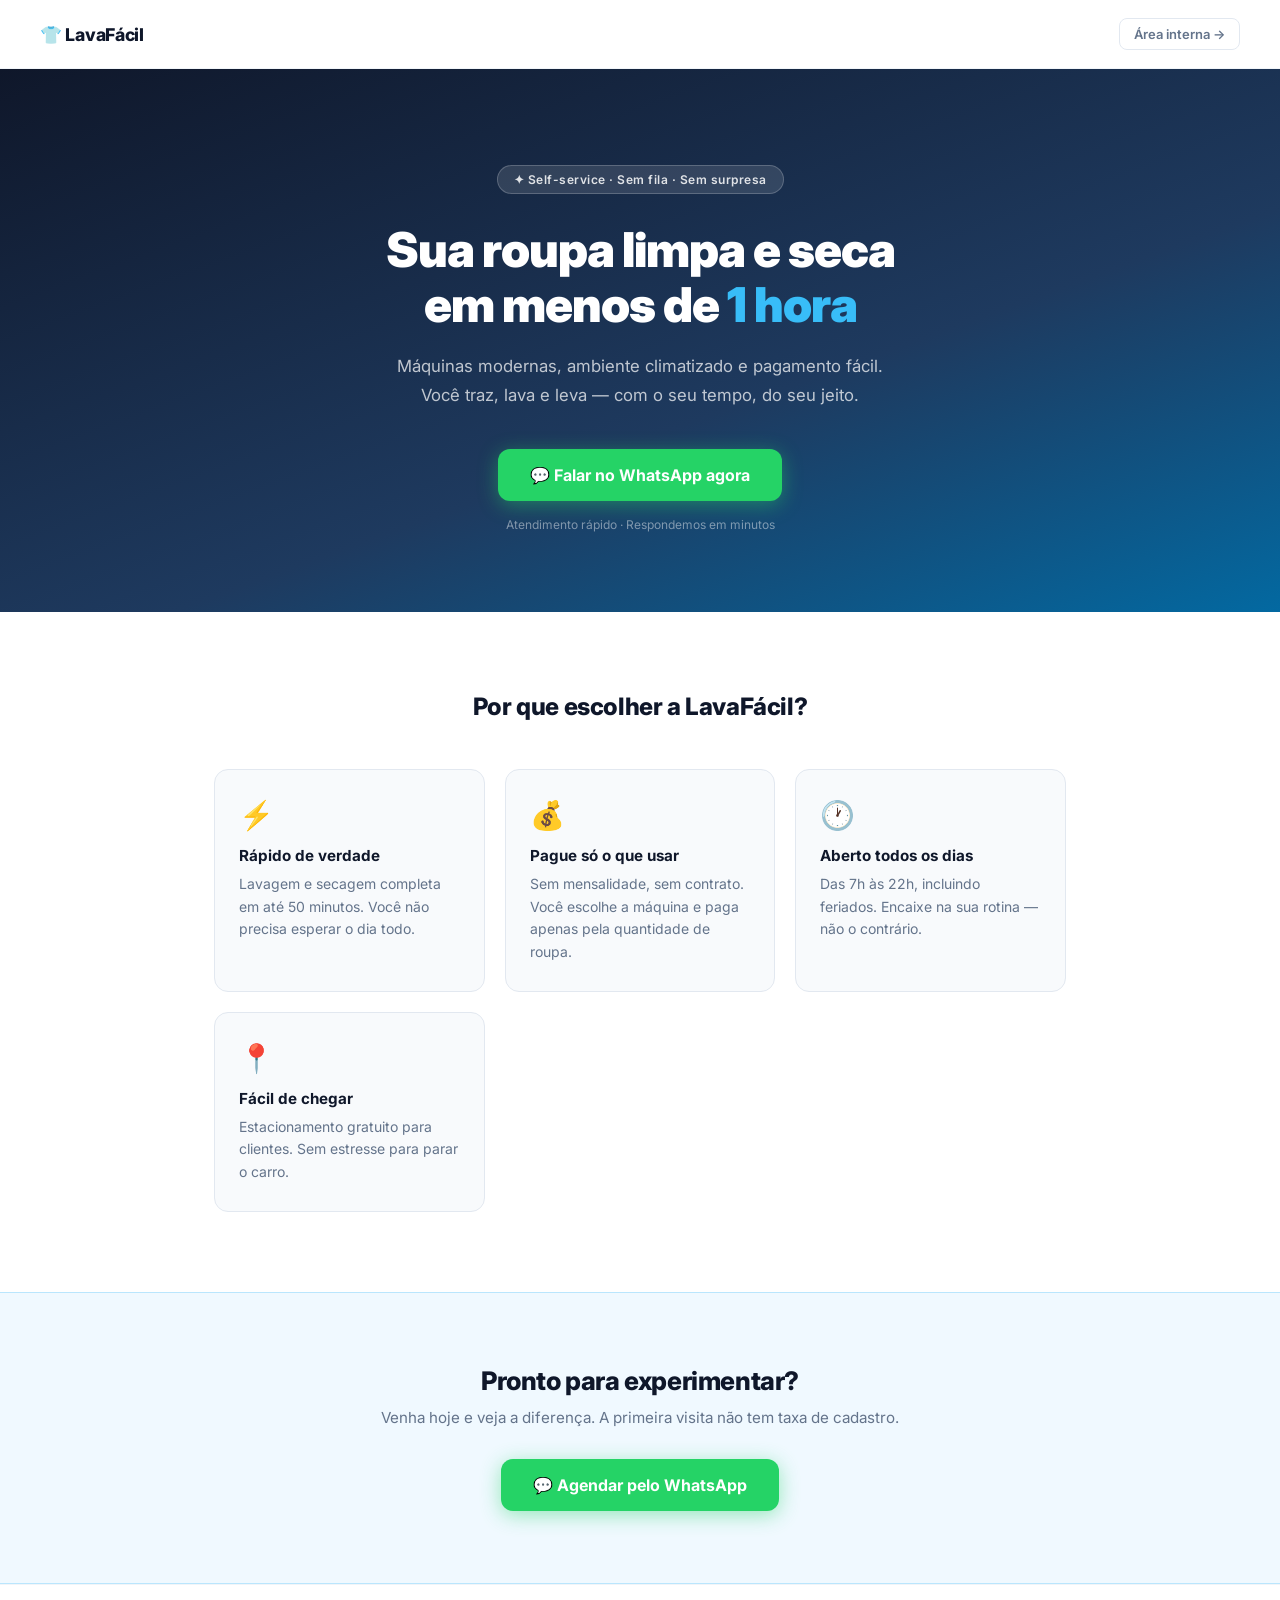
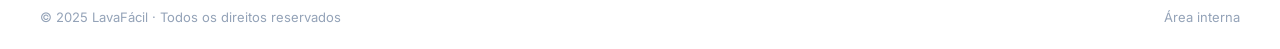
<file: index.html>
<!DOCTYPE html>
<html lang="pt-BR">
<head>
  <meta charset="UTF-8">
  <meta name="viewport" content="width=device-width, initial-scale=1.0">
  <title>Lava Fácil — Lavanderia Self-Service</title>
  <link rel="preconnect" href="https://fonts.googleapis.com">
  <link rel="preconnect" href="https://fonts.gstatic.com" crossorigin>
  <link href="https://fonts.googleapis.com/css2?family=Inter:wght@400;500;600;700;800;900&display=swap" rel="stylesheet">
  <link rel="stylesheet" href="landing.css">
</head>
<body>

  <!-- Barra de navegação -->
  <nav class="navbar">
    <span class="nav-logo">👕 LavaFácil</span>
    <a class="nav-painel" href="painel.html">Área interna →</a>
  </nav>

  <!-- Hero -->
  <section class="hero">
    <div class="hero-conteudo">
      <div class="hero-badge">✦ Self-service · Sem fila · Sem surpresa</div>
      <h1 class="hero-titulo">
        Sua roupa limpa e seca<br>em menos de <span class="destaque">1 hora</span>
      </h1>
      <p class="hero-subtitulo">
        Máquinas modernas, ambiente climatizado e pagamento fácil.
        Você traz, lava e leva — com o seu tempo, do seu jeito.
      </p>
      <a class="btn-hero"
         href="https://wa.me/5511999999999?text=Olá!%20Vi%20o%20site%20e%20quero%20saber%20mais%20sobre%20a%20LavaFácil."
         target="_blank">
        💬 Falar no WhatsApp agora
      </a>
      <p class="hero-aviso">Atendimento rápido · Respondemos em minutos</p>
    </div>
  </section>

  <!-- Benefícios -->
  <section class="beneficios">
    <h2 class="beneficios-titulo">Por que escolher a LavaFácil?</h2>
    <div class="beneficios-grid">

      <div class="card-beneficio">
        <div class="card-icone">⚡</div>
        <h3>Rápido de verdade</h3>
        <p>Lavagem e secagem completa em até 50 minutos. Você não precisa esperar o dia todo.</p>
      </div>

      <div class="card-beneficio">
        <div class="card-icone">💰</div>
        <h3>Pague só o que usar</h3>
        <p>Sem mensalidade, sem contrato. Você escolhe a máquina e paga apenas pela quantidade de roupa.</p>
      </div>

      <div class="card-beneficio">
        <div class="card-icone">🕐</div>
        <h3>Aberto todos os dias</h3>
        <p>Das 7h às 22h, incluindo feriados. Encaixe na sua rotina — não o contrário.</p>
      </div>

      <div class="card-beneficio">
        <div class="card-icone">📍</div>
        <h3>Fácil de chegar</h3>
        <p>Estacionamento gratuito para clientes. Sem estresse para parar o carro.</p>
      </div>

    </div>
  </section>

  <!-- CTA final -->
  <section class="cta-final">
    <h2>Pronto para experimentar?</h2>
    <p>Venha hoje e veja a diferença. A primeira visita não tem taxa de cadastro.</p>
    <a class="btn-hero"
       href="https://wa.me/5511999999999?text=Olá!%20Quero%20agendar%20minha%20primeira%20visita%20na%20LavaFácil."
       target="_blank">
      💬 Agendar pelo WhatsApp
    </a>
  </section>

  <!-- Rodapé -->
  <footer class="footer">
    <span>© 2025 LavaFácil · Todos os direitos reservados</span>
    <a href="painel.html" class="footer-painel">Área interna</a>
  </footer>

</body>
</html>
</file>
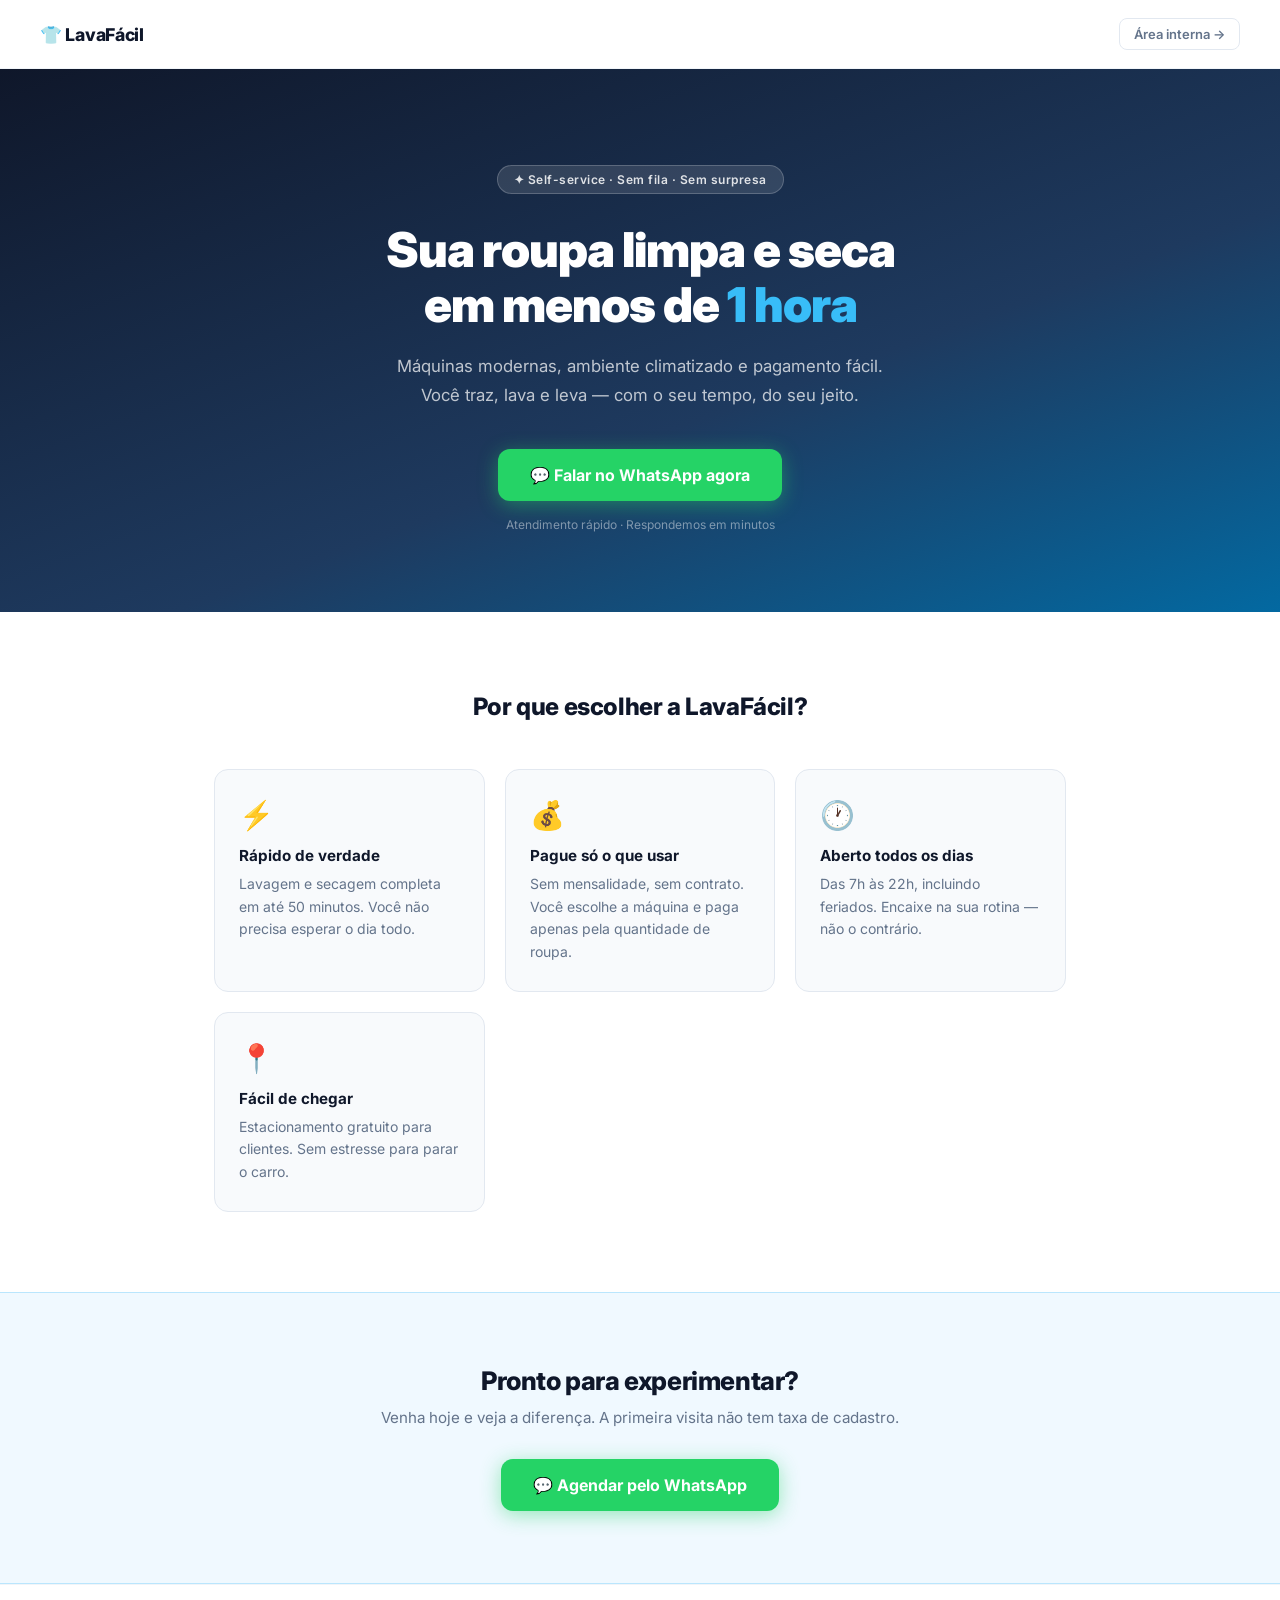
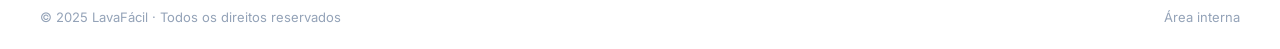
<file: landing.html>
<!DOCTYPE html>
<html lang="pt-BR">
<head>
  <meta charset="UTF-8">
  <meta name="viewport" content="width=device-width, initial-scale=1.0">
  <title>LavaFácil — Lavanderia Self-Service</title>
  <link rel="preconnect" href="https://fonts.googleapis.com">
  <link rel="preconnect" href="https://fonts.gstatic.com" crossorigin>
  <link href="https://fonts.googleapis.com/css2?family=Inter:wght@400;500;600;700;800;900&display=swap" rel="stylesheet">
  <link rel="stylesheet" href="landing.css">
</head>
<body>

  <!-- Barra de navegação -->
  <nav class="navbar">
    <span class="nav-logo">👕 LavaFácil</span>
    <a class="nav-painel" href="index.html">Área interna →</a>
  </nav>

  <!-- Hero -->
  <section class="hero">
    <div class="hero-conteudo">
      <div class="hero-badge">✦ Self-service · Sem fila · Sem surpresa</div>
      <h1 class="hero-titulo">
        Sua roupa limpa e seca<br>em menos de <span class="destaque">1 hora</span>
      </h1>
      <p class="hero-subtitulo">
        Máquinas modernas, ambiente climatizado e pagamento fácil.
        Você traz, lava e leva — com o seu tempo, do seu jeito.
      </p>
      <a class="btn-hero"
         href="https://wa.me/5511999999999?text=Olá!%20Vi%20o%20site%20e%20quero%20saber%20mais%20sobre%20a%20LavaFácil."
         target="_blank">
        💬 Falar no WhatsApp agora
      </a>
      <p class="hero-aviso">Atendimento rápido · Respondemos em minutos</p>
    </div>
  </section>

  <!-- Benefícios -->
  <section class="beneficios">
    <h2 class="beneficios-titulo">Por que escolher a LavaFácil?</h2>
    <div class="beneficios-grid">

      <div class="card-beneficio">
        <div class="card-icone">⚡</div>
        <h3>Rápido de verdade</h3>
        <p>Lavagem e secagem completa em até 50 minutos. Você não precisa esperar o dia todo.</p>
      </div>

      <div class="card-beneficio">
        <div class="card-icone">💰</div>
        <h3>Pague só o que usar</h3>
        <p>Sem mensalidade, sem contrato. Você escolhe a máquina e paga apenas pela quantidade de roupa.</p>
      </div>

      <div class="card-beneficio">
        <div class="card-icone">🕐</div>
        <h3>Aberto todos os dias</h3>
        <p>Das 7h às 22h, incluindo feriados. Encaixe na sua rotina — não o contrário.</p>
      </div>

      <div class="card-beneficio">
        <div class="card-icone">📍</div>
        <h3>Fácil de chegar</h3>
        <p>Estacionamento gratuito para clientes. Sem estresse para parar o carro.</p>
      </div>

    </div>
  </section>

  <!-- CTA final -->
  <section class="cta-final">
    <h2>Pronto para experimentar?</h2>
    <p>Venha hoje e veja a diferença. A primeira visita não tem taxa de cadastro.</p>
    <a class="btn-hero"
       href="https://wa.me/5511999999999?text=Olá!%20Quero%20agendar%20minha%20primeira%20visita%20na%20LavaFácil."
       target="_blank">
      💬 Agendar pelo WhatsApp
    </a>
  </section>

  <!-- Rodapé -->
  <footer class="footer">
    <span>© 2025 LavaFácil · Todos os direitos reservados</span>
    <a href="index.html" class="footer-painel">Área interna</a>
  </footer>

</body>
</html>
</file>
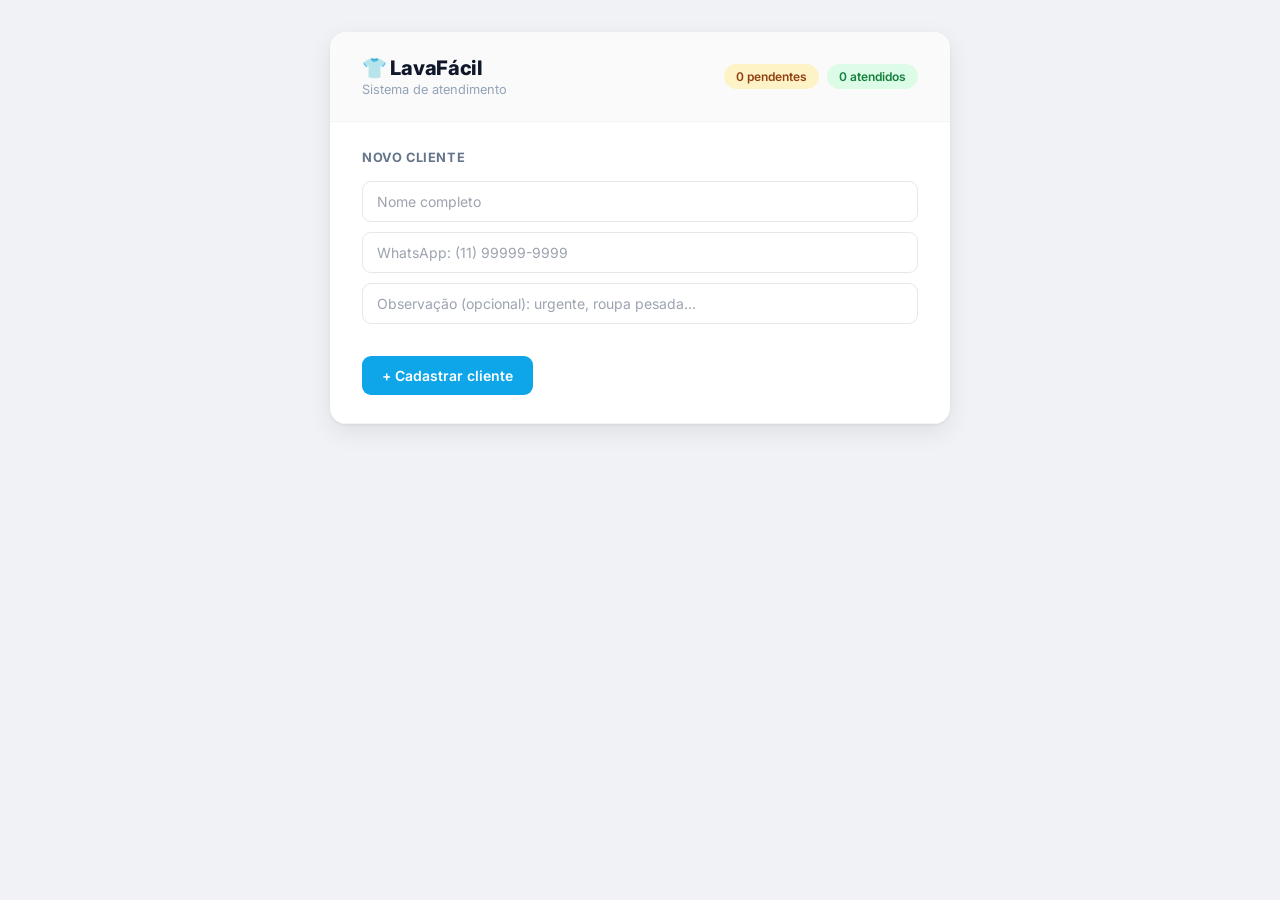
<file: painel.html>
<!DOCTYPE html>
<html lang="pt-BR">
<head>
  <meta charset="UTF-8">
  <meta name="viewport" content="width=device-width, initial-scale=1.0">
  <title>LavaFácil — Atendimento</title>
  <link rel="preconnect" href="https://fonts.googleapis.com">
  <link rel="preconnect" href="https://fonts.gstatic.com" crossorigin>
  <link href="https://fonts.googleapis.com/css2?family=Inter:wght@400;500;600;700;800&display=swap" rel="stylesheet">
  <link rel="stylesheet" href="style.css">
</head>
<body>

  <div class="painel">

    <!-- Cabeçalho -->
    <header class="painel-header">
      <div>
        <h1>👕 LavaFácil</h1>
        <p class="painel-subtitulo">Sistema de atendimento</p>
      </div>
      <div class="painel-badges">
        <span class="painel-badge badge-pendente" id="badge-pendentes">0 pendentes</span>
        <span class="painel-badge badge-atendido" id="badge-atendidos">0 atendidos</span>
      </div>
    </header>

    <!-- Formulário de cadastro -->
    <section class="secao">
      <h2 class="secao-titulo">Novo cliente</h2>
      <div class="form-grid">
        <input type="text" id="nome"     class="input-field" placeholder="Nome completo">
        <input type="tel"  id="telefone" class="input-field" placeholder="WhatsApp: (11) 99999-9999">
        <input type="text" id="obs"      class="input-field" placeholder="Observação (opcional): urgente, roupa pesada...">
      </div>
      <p class="input-erro" id="input-erro"></p>
      <button class="btn-cadastrar" onclick="adicionarCliente()">+ Cadastrar cliente</button>
    </section>

    <!-- Listas -->
    <section class="secao" id="lista-section" style="display:none">

      <!-- Ações globais -->
      <div class="lista-header">
        <h2 class="secao-titulo" style="margin-bottom:0">Clientes</h2>
        <div class="lista-acoes">
          <button class="btn-acao btn-copiar"   onclick="copiarContatos(this)">📋 Copiar</button>
          <button class="btn-acao btn-exportar" onclick="exportarDados()">⬇ Exportar</button>
          <button class="btn-acao btn-limpar"   onclick="limparLista()">Limpar tudo</button>
        </div>
      </div>

      <!-- Pendentes -->
      <div class="sublista">
        <p class="sublista-titulo pendente">⏳ Pendentes</p>
        <ul class="lista-clientes" id="lista-pendentes"></ul>
      </div>

      <!-- Atendidos -->
      <div class="sublista" id="sublista-atendidos" style="display:none">
        <p class="sublista-titulo atendido">✅ Atendidos</p>
        <ul class="lista-clientes" id="lista-atendidos"></ul>
      </div>

    </section>

  </div>

  <script src="script.js"></script>
</body>
</html>
</file>
<file: landing.css>
*, *::before, *::after {
  box-sizing: border-box;
  margin: 0;
  padding: 0;
}

body {
  font-family: 'Inter', sans-serif;
  background-color: #ffffff;
  color: #1e293b;
}

/* ── Navbar ── */
.navbar {
  display: flex;
  align-items: center;
  justify-content: space-between;
  padding: 18px 40px;
  border-bottom: 1px solid #f1f5f9;
  position: sticky;
  top: 0;
  background: rgba(255, 255, 255, 0.92);
  backdrop-filter: blur(8px);
  z-index: 10;
}

.nav-logo {
  font-size: 1.1rem;
  font-weight: 800;
  color: #0f172a;
  letter-spacing: -0.3px;
}

.nav-painel {
  font-size: 13px;
  font-weight: 600;
  color: #64748b;
  text-decoration: none;
  padding: 7px 14px;
  border-radius: 8px;
  border: 1px solid #e2e8f0;
  transition: all 0.15s ease;
}

.nav-painel:hover {
  background: #f8fafc;
  color: #334155;
}

/* ── Hero ── */
.hero {
  background: linear-gradient(160deg, #0f172a 0%, #1e3a5f 60%, #0369a1 100%);
  padding: 96px 24px 80px;
  text-align: center;
}

.hero-conteudo {
  max-width: 640px;
  margin: 0 auto;
}

.hero-badge {
  display: inline-block;
  background: rgba(255, 255, 255, 0.12);
  color: rgba(255, 255, 255, 0.85);
  font-size: 12px;
  font-weight: 600;
  letter-spacing: 0.5px;
  padding: 6px 16px;
  border-radius: 99px;
  border: 1px solid rgba(255, 255, 255, 0.2);
  margin-bottom: 28px;
}

.hero-titulo {
  font-size: clamp(2rem, 5vw, 3rem);
  font-weight: 900;
  color: #ffffff;
  line-height: 1.15;
  letter-spacing: -1px;
  margin-bottom: 20px;
}

.hero-titulo .destaque {
  color: #38bdf8;
}

.hero-subtitulo {
  font-size: 1.05rem;
  color: rgba(255, 255, 255, 0.72);
  line-height: 1.7;
  margin-bottom: 40px;
  max-width: 520px;
  margin-left: auto;
  margin-right: auto;
}

.btn-hero {
  display: inline-block;
  padding: 16px 32px;
  font-size: 16px;
  font-family: 'Inter', sans-serif;
  font-weight: 700;
  color: #ffffff;
  background: #25d366;
  border-radius: 12px;
  text-decoration: none;
  box-shadow: 0 4px 20px rgba(37, 211, 102, 0.45);
  transition: all 0.18s ease;
}

.btn-hero:hover {
  background: #20be5c;
  transform: translateY(-2px);
  box-shadow: 0 8px 28px rgba(37, 211, 102, 0.5);
}

.btn-hero:active {
  transform: translateY(0);
}

.hero-aviso {
  margin-top: 16px;
  font-size: 12px;
  color: rgba(255, 255, 255, 0.45);
}

/* ── Benefícios ── */
.beneficios {
  padding: 80px 24px;
  max-width: 900px;
  margin: 0 auto;
}

.beneficios-titulo {
  font-size: 1.5rem;
  font-weight: 800;
  color: #0f172a;
  text-align: center;
  letter-spacing: -0.4px;
  margin-bottom: 48px;
}

.beneficios-grid {
  display: grid;
  grid-template-columns: repeat(auto-fit, minmax(200px, 1fr));
  gap: 20px;
}

.card-beneficio {
  background: #f8fafc;
  border: 1px solid #e2e8f0;
  border-radius: 14px;
  padding: 28px 24px;
  transition: box-shadow 0.2s ease, transform 0.2s ease;
}

.card-beneficio:hover {
  box-shadow: 0 8px 24px rgba(0, 0, 0, 0.07);
  transform: translateY(-2px);
}

.card-icone {
  font-size: 1.75rem;
  margin-bottom: 14px;
}

.card-beneficio h3 {
  font-size: 0.95rem;
  font-weight: 700;
  color: #0f172a;
  margin-bottom: 8px;
}

.card-beneficio p {
  font-size: 0.875rem;
  color: #64748b;
  line-height: 1.6;
}

/* ── CTA final ── */
.cta-final {
  background: #f0f9ff;
  border-top: 1px solid #bae6fd;
  border-bottom: 1px solid #bae6fd;
  text-align: center;
  padding: 72px 24px;
}

.cta-final h2 {
  font-size: 1.6rem;
  font-weight: 800;
  color: #0f172a;
  letter-spacing: -0.4px;
  margin-bottom: 12px;
}

.cta-final p {
  font-size: 0.95rem;
  color: #64748b;
  margin-bottom: 32px;
}

/* ── Footer ── */
.footer {
  display: flex;
  align-items: center;
  justify-content: space-between;
  padding: 24px 40px;
  font-size: 13px;
  color: #94a3b8;
  border-top: 1px solid #f1f5f9;
  flex-wrap: wrap;
  gap: 8px;
}

.footer-painel {
  color: #94a3b8;
  text-decoration: none;
  transition: color 0.15s ease;
}

.footer-painel:hover {
  color: #0ea5e9;
}
</file>
<file: style.css>
*, *::before, *::after {
  box-sizing: border-box;
  margin: 0;
  padding: 0;
}

body {
  font-family: 'Inter', sans-serif;
  background-color: #f0f2f5;
  min-height: 100vh;
  display: flex;
  justify-content: center;
  padding: 32px 16px;
}

/* ── Painel ── */
.painel {
  background: #ffffff;
  border-radius: 16px;
  width: 100%;
  max-width: 620px;
  height: fit-content;
  box-shadow:
    0 1px 3px rgba(0, 0, 0, 0.06),
    0 8px 24px rgba(0, 0, 0, 0.08);
  overflow: hidden;
}

/* ── Cabeçalho ── */
.painel-header {
  display: flex;
  align-items: center;
  justify-content: space-between;
  padding: 24px 32px;
  border-bottom: 1px solid #f1f5f9;
  background: #fafafa;
}

.painel-header h1 {
  font-size: 1.25rem;
  font-weight: 800;
  color: #0f172a;
  letter-spacing: -0.3px;
}

.painel-subtitulo {
  font-size: 0.8rem;
  color: #94a3b8;
  margin-top: 2px;
}

.painel-badges {
  display: flex;
  gap: 8px;
}

.painel-badge {
  font-size: 12px;
  font-weight: 600;
  padding: 5px 12px;
  border-radius: 99px;
}

.badge-pendente { background: #fef3c7; color: #92400e; }
.badge-atendido { background: #dcfce7; color: #15803d; }

/* ── Seções ── */
.secao {
  padding: 28px 32px;
  border-bottom: 1px solid #f1f5f9;
}

.secao:last-child {
  border-bottom: none;
}

.secao-titulo {
  font-size: 0.8rem;
  font-weight: 700;
  color: #64748b;
  text-transform: uppercase;
  letter-spacing: 0.6px;
  margin-bottom: 16px;
}

/* ── Formulário ── */
.form-grid {
  display: flex;
  flex-direction: column;
  gap: 10px;
  margin-bottom: 8px;
}

.input-field {
  width: 100%;
  padding: 11px 14px;
  font-size: 14px;
  font-family: 'Inter', sans-serif;
  color: #111827;
  border: 1.5px solid #e5e7eb;
  border-radius: 9px;
  outline: none;
  transition: border-color 0.15s ease, box-shadow 0.15s ease;
}

.input-field::placeholder { color: #9ca3af; }

.input-field:focus {
  border-color: #0ea5e9;
  box-shadow: 0 0 0 3px rgba(14, 165, 233, 0.1);
}

.input-field.input-invalido {
  border-color: #ef4444;
  box-shadow: 0 0 0 3px rgba(239, 68, 68, 0.1);
}

.input-erro {
  font-size: 12px;
  font-weight: 500;
  color: #ef4444;
  min-height: 16px;
  margin-bottom: 8px;
  opacity: 0;
  transition: opacity 0.15s ease;
}

.input-erro.visivel { opacity: 1; }

.btn-cadastrar {
  padding: 11px 20px;
  font-size: 14px;
  font-family: 'Inter', sans-serif;
  font-weight: 600;
  color: #ffffff;
  background: #0ea5e9;
  border: none;
  border-radius: 9px;
  cursor: pointer;
  transition: all 0.15s ease;
}

.btn-cadastrar:hover {
  background: #0284c7;
  transform: translateY(-1px);
}

.btn-cadastrar:active { transform: translateY(0); }

/* ── Cabeçalho da lista ── */
.lista-header {
  display: flex;
  align-items: center;
  justify-content: space-between;
  margin-bottom: 16px;
  flex-wrap: wrap;
  gap: 8px;
}

.lista-header .secao-titulo { margin-bottom: 0; }

.lista-acoes {
  display: flex;
  gap: 8px;
  align-items: center;
}

.btn-acao {
  font-size: 12px;
  font-family: 'Inter', sans-serif;
  font-weight: 600;
  border: none;
  border-radius: 6px;
  padding: 5px 10px;
  cursor: pointer;
  transition: background 0.15s ease;
}

.btn-copiar   { color: #15803d; background: #dcfce7; }
.btn-copiar:hover { background: #bbf7d0; }

.btn-exportar { color: #0369a1; background: #e0f2fe; }
.btn-exportar:hover { background: #bae6fd; }

.btn-limpar   { color: #94a3b8; background: none; }
.btn-limpar:hover { color: #ef4444; background: #fee2e2; }

/* ── Itens de cliente ── */
.lista-clientes {
  list-style: none;
  display: flex;
  flex-direction: column;
  gap: 10px;
}

.cliente-item {
  display: flex;
  align-items: center;
  justify-content: space-between;
  gap: 12px;
  background: #f8fafc;
  border: 1px solid #e2e8f0;
  border-radius: 11px;
  padding: 14px 16px;
  transition: border-color 0.15s ease;
}

.cliente-item:hover { border-color: #cbd5e1; }

.cliente-info {
  display: flex;
  flex-direction: column;
  gap: 3px;
  min-width: 0;
}

.cliente-nome {
  font-size: 0.9rem;
  font-weight: 600;
  color: #1e293b;
}

.cliente-tel {
  font-size: 0.8rem;
  color: #64748b;
}

.cliente-obs {
  font-size: 0.75rem;
  font-weight: 500;
  color: #b45309;
  background: #fef3c7;
  border-radius: 4px;
  padding: 2px 6px;
  width: fit-content;
  margin-top: 2px;
}

.cliente-acoes {
  display: flex;
  align-items: center;
  gap: 8px;
  flex-shrink: 0;
}

.btn-whatsapp {
  display: flex;
  align-items: center;
  gap: 5px;
  padding: 7px 12px;
  font-size: 13px;
  font-family: 'Inter', sans-serif;
  font-weight: 600;
  color: #15803d;
  background: #dcfce7;
  border: none;
  border-radius: 7px;
  cursor: pointer;
  white-space: nowrap;
  transition: all 0.15s ease;
}

.btn-whatsapp:hover {
  background: #25d366;
  color: #ffffff;
}

.btn-remover {
  font-size: 12px;
  color: #cbd5e1;
  background: none;
  border: none;
  cursor: pointer;
  padding: 4px 6px;
  border-radius: 5px;
  transition: color 0.15s ease, background 0.15s ease;
}

.btn-remover:hover {
  color: #ef4444;
  background: #fee2e2;
}

/* ── Sublistas ── */
.sublista {
  margin-top: 20px;
}

.sublista-titulo {
  font-size: 0.75rem;
  font-weight: 700;
  text-transform: uppercase;
  letter-spacing: 0.6px;
  margin-bottom: 10px;
  padding-bottom: 8px;
  border-bottom: 1px solid #f1f5f9;
}

.sublista-titulo.pendente { color: #92400e; }
.sublista-titulo.atendido { color: #15803d; }

/* ── Item atendido ── */
.cliente-item.atendido {
  background: #f0fdf4;
  border-color: #bbf7d0;
}

.cliente-item.atendido .cliente-nome { color: #64748b; }
.cliente-item.atendido .cliente-tel  { color: #94a3b8; }

/* ── Botão atendido ── */
.btn-atender {
  padding: 6px 10px;
  font-size: 12px;
  font-family: 'Inter', sans-serif;
  font-weight: 600;
  color: #15803d;
  background: #dcfce7;
  border: none;
  border-radius: 6px;
  cursor: pointer;
  white-space: nowrap;
  transition: all 0.15s ease;
}

.btn-atender:hover {
  background: #25d366;
  color: #ffffff;
}

/* ── Botão reabrir ── */
.btn-reabrir {
  padding: 6px 10px;
  font-size: 12px;
  font-family: 'Inter', sans-serif;
  font-weight: 600;
  color: #64748b;
  background: #f1f5f9;
  border: none;
  border-radius: 6px;
  cursor: pointer;
  white-space: nowrap;
  transition: all 0.15s ease;
}

.btn-reabrir:hover {
  background: #e2e8f0;
  color: #334155;
}

/* ── Lista vazia ── */
.lista-vazia {
  font-size: 0.85rem;
  color: #94a3b8;
  padding: 12px 0;
  text-align: center;
}

/* ── Destaque duplicado ── */
@keyframes destaque-pulse {
  0%   { background: #fef9c3; border-color: #fbbf24; }
  100% { background: #f8fafc; border-color: #e2e8f0; }
}

.cliente-item.destaque {
  animation: destaque-pulse 1.5s ease forwards;
}
</file>
